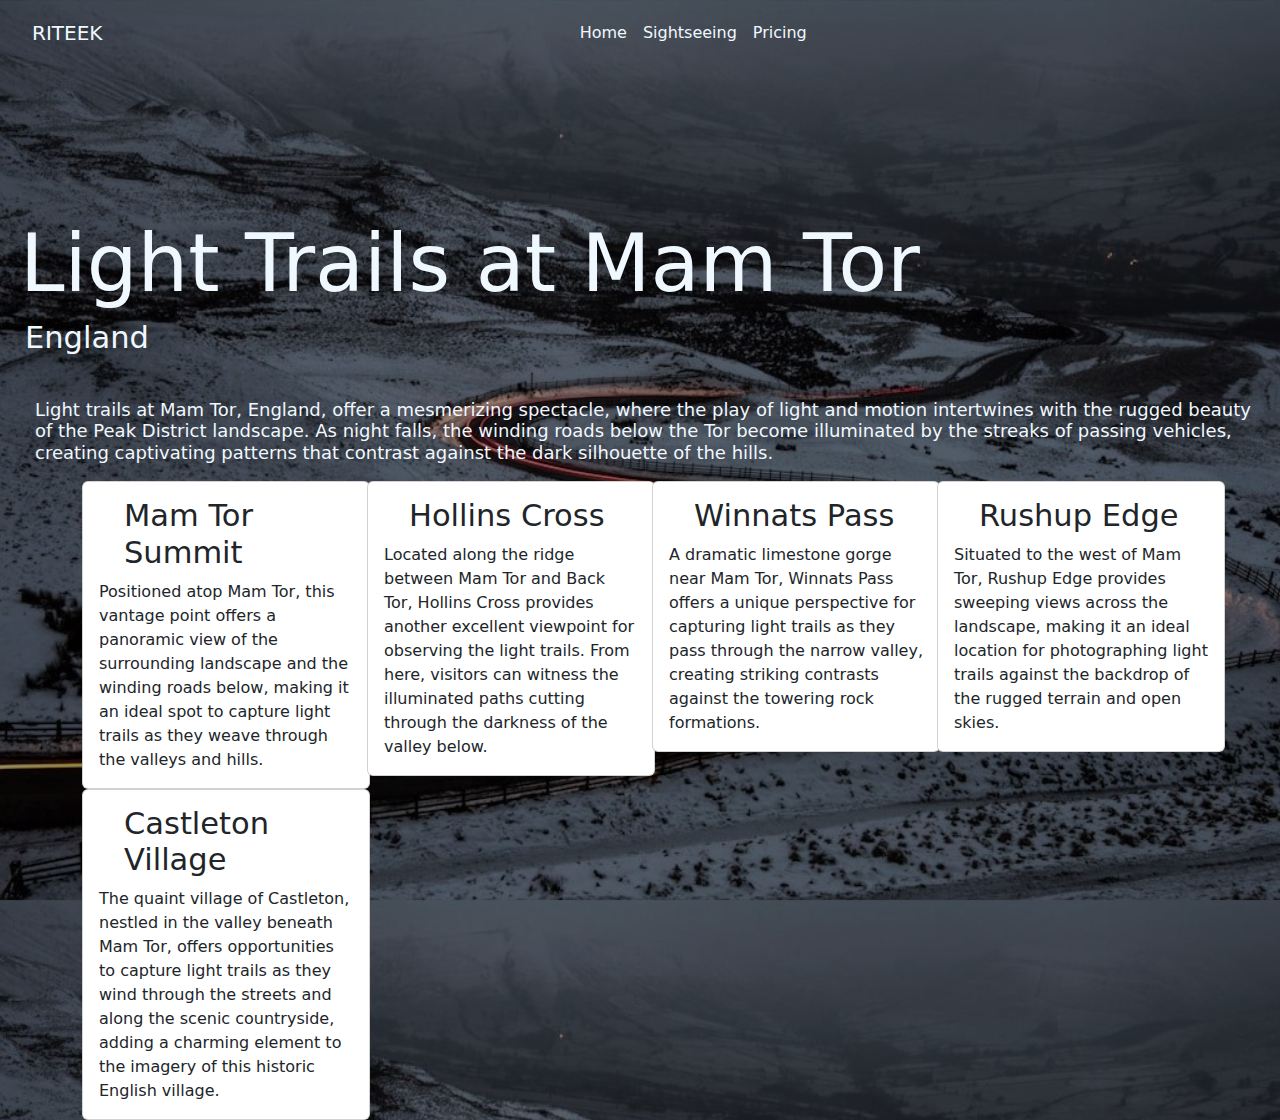
<file: Light Trails,England.html>
<!DOCTYPE html>
<html lang="en">
<head>
    <meta charset="UTF-8">
    <meta name="viewport" content="width=device-width, initial-scale=1.0">
    <link rel="stylesheet" href="https://cdn.jsdelivr.net/npm/bootstrap@5.3.3/dist/css/bootstrap.min.css">
    <link rel="stylesheet" href="Light Trails.css">
    <title>Document</title>
</head>
<body>
<nav class="navbar navbar-expand-lg">
    <div class="container-fluid">
      <a class="navbar-brand" href="#">Riteek</a>
      <button class="navbar-toggler" type="button" data-bs-toggle="collapse" data-bs-target="#navbarNavDropdown" aria-controls="navbarNavDropdown" aria-expanded="false" aria-label="Toggle navigation">
        <span class="navbar-toggler-icon"></span>
      </button>
      <div class="collapse navbar-collapse" id="navbarNavDropdown">
        <ul class="navbar-nav">
          <li class="nav-item">
            <a class="nav-link"  href="index.html">Home</a>
          </li>
          <li class="nav-item">
            <a class="nav-link" href="Sightseeing.html"target="main">Sightseeing</a>
          </li>
          <li class="nav-item">
            <a class="nav-link" href="#">Pricing</a>
          </li>
            
           
        </ul>
      </div>
    </div>
  </nav>

  <!-- <br><br><br> -->
  <h1>Light Trails at Mam Tor</h1>
  <h5>England</h5><br>
  <h3>Light trails at Mam Tor, England, offer a mesmerizing spectacle, where the play of light and motion intertwines with the rugged beauty of the Peak District landscape. As night falls, the winding roads below the Tor become illuminated by the streaks of passing vehicles, creating captivating patterns that contrast against the dark silhouette of the hills.</h3>


  <div class="container">
    <div class="row">
      <div class="col-md-3" mt-2>
        <div class="card" style="width: 18rem;">
          <div class="card-body">
            <h5 class="card-title"> Mam Tor Summit</h5>
            <!-- <h6 class="card-subtitle mb-2 text-body-secondary">Card subtitle</h6> -->
            <p class="card-text">Positioned atop Mam Tor, this vantage point offers a panoramic view of the surrounding landscape and the winding roads below, making it an ideal spot to capture light trails as they weave through the valleys and hills.</p>
            <!-- <a href="#" class="card-link">Card link</a>
            <a href="#" class="card-link">Another link</a> -->
          </div>
        </div>
      </div>

      <div class="col-md-3" mt-2>
        <div class="card" style="width: 18rem;">
          <div class="card-body">
            <h5 class="card-title"> Hollins Cross</h5>
            <!-- <h6 class="card-subtitle mb-2 text-body-secondary">Card subtitle</h6> -->
            <p class="card-text">Located along the ridge between Mam Tor and Back Tor, Hollins Cross provides another excellent viewpoint for observing the light trails. From here, visitors can witness the illuminated paths cutting through the darkness of the valley below.</p>
            <!-- <a href="#" class="card-link">Card link</a>
            <a href="#" class="card-link">Another link</a> -->
          </div>
        </div>
      </div>

      <div class="col-md-3" mt-2>
        <div class="card" style="width: 18rem;">
          <div class="card-body">
            <h5 class="card-title"> Winnats Pass</h5>
            <!-- <h6 class="card-subtitle mb-2 text-body-secondary">Card subtitle</h6> -->
            <p class="card-text">A dramatic limestone gorge near Mam Tor, Winnats Pass offers a unique perspective for capturing light trails as they pass through the narrow valley, creating striking contrasts against the towering rock formations.</p>
            <!-- <a href="#" class="card-link">Card link</a>
            <a href="#" class="card-link">Another link</a> -->
          </div>
        </div>
      </div>

      <div class="col-md-3" mt-2>
        <div class="card" style="width: 18rem;">
          <div class="card-body">
            <h5 class="card-title"> Rushup Edge</h5>
            <!-- <h6 class="card-subtitle mb-2 text-body-secondary">Card subtitle</h6> -->
            <p class="card-text"> Situated to the west of Mam Tor, Rushup Edge provides sweeping views across the landscape, making it an ideal location for photographing light trails against the backdrop of the rugged terrain and open skies.</p>
            <!-- <a href="#" class="card-link">Card link</a>
            <a href="#" class="card-link">Another link</a> -->
          </div>
        </div>
      </div>

      <div class="col-md-3" mt-3>
        <div class="card" style="width: 18rem;">
          <div class="card-body">
            <h5 class="card-title"> Castleton Village</h5>
            <!-- <h6 class="card-subtitle mb-2 text-body-secondary">Card subtitle</h6> -->
            <p class="card-text">The quaint village of Castleton, nestled in the valley beneath Mam Tor, offers opportunities to capture light trails as they wind through the streets and along the scenic countryside, adding a charming element to the imagery of this historic English village.</p>
            <!-- <a href="#" class="card-link">Card link</a>
            <a href="#" class="card-link">Another link</a> -->
          </div>
        </div>
      </div>

 
    </div>
</div>

</body>
</html>
</file>
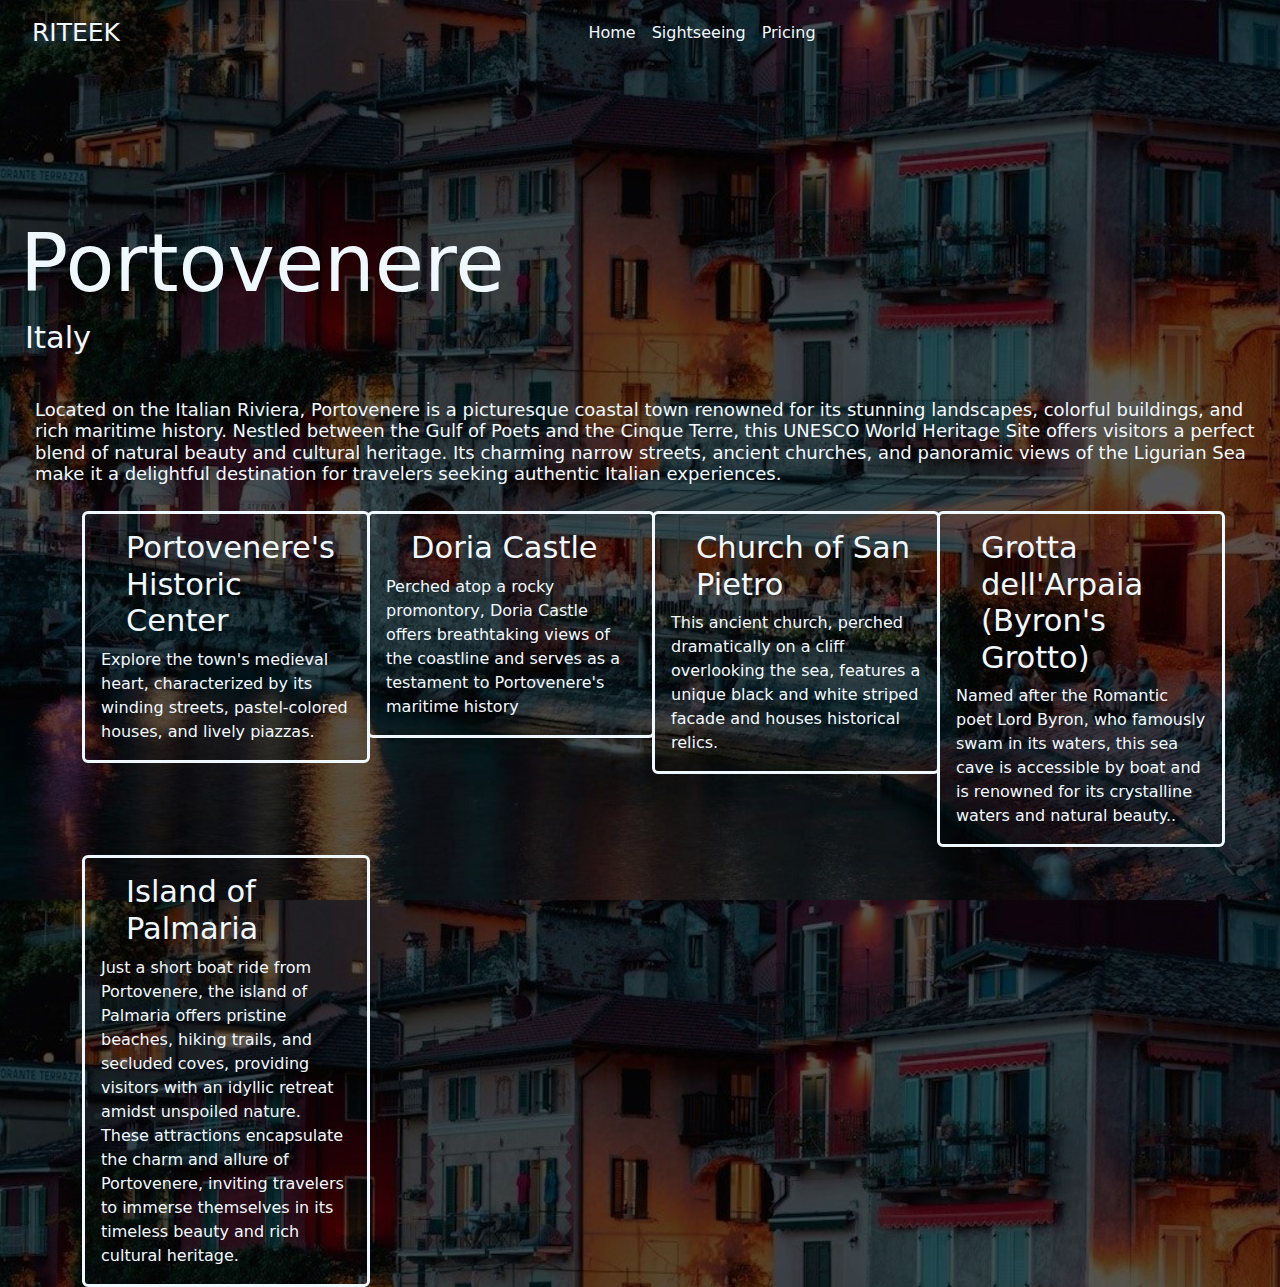
<file: Portovenere.html>
<!DOCTYPE html>
<html lang="en">
<head>
    <meta charset="UTF-8">
    <meta name="viewport" content="width=device-width, initial-scale=1.0">
    <link rel="stylesheet" href="https://cdn.jsdelivr.net/npm/bootstrap@5.3.3/dist/css/bootstrap.min.css">
    <link rel="stylesheet" href="Portovenere.css">
    <title>Document</title>
</head>
<body>

    <nav class="navbar navbar-expand-lg">
        <div class="container-fluid">
          <a class="navbar-brand" href="#">Riteek</a>
          <button class="navbar-toggler" type="button" data-bs-toggle="collapse" data-bs-target="#navbarNavDropdown" aria-controls="navbarNavDropdown" aria-expanded="false" aria-label="Toggle navigation">
            <span class="navbar-toggler-icon"></span>
          </button>
          <div class="collapse navbar-collapse" id="navbarNavDropdown">
            <ul class="navbar-nav">
              <li class="nav-item">
                <a class="nav-link"  href="index.html">Home</a>
              </li>
              <li class="nav-item">
                <a class="nav-link" href="Sightseeing.html"target="main">Sightseeing</a>
              </li>
              <li class="nav-item">
                <a class="nav-link" href="#">Pricing</a>
              </li>
                
               
            </ul>
          </div>
        </div>
      </nav>

      <!-- <br><br><br> -->
      <h1>Portovenere</h1>
      <h5>Italy</h5><br>
      <h3>Located on the Italian Riviera, Portovenere is a picturesque coastal town renowned for its stunning landscapes, colorful buildings, and rich maritime history. Nestled between the Gulf of Poets and the Cinque Terre, this UNESCO World Heritage Site offers visitors a perfect blend of natural beauty and cultural heritage. Its charming narrow streets, ancient churches, and panoramic views of the Ligurian Sea make it a delightful destination for travelers seeking authentic Italian experiences.</h3>


      <!-- Another cards to visit -->
      <div class="container">
      <div class="row">
      <div class="col-md-3 mt-2">
        <div class="card" style="width: 18rem;">
          <div class="card-body">
            <h5 class="card-title"> Portovenere's Historic Center</h5>
            <!-- <h6 class="card-subtitle mb-2 text-body-secondary">Card subtitle</h6> -->
            <p class="card-text">Explore the town's medieval heart, characterized by its winding streets, pastel-colored houses, and lively piazzas.</p>
            <!-- <a href="#" class="card-link">Card link</a>
            <a href="#" class="card-link">Another link</a> -->
          </div>
        </div>
      </div>

          <div class="col-md-3 mt-2">
            <div class="card" style="width: 18rem;">
              <div class="card-body">
                <h5 class="card-title">Doria Castle</h5>
                <!-- <h6 class="card-subtitle mb-2 text-body-secondary">Card subtitle</h6> -->
                <p class="card-text">Perched atop a rocky promontory, Doria Castle offers breathtaking views of the coastline and serves as a testament to Portovenere's maritime history</p>
                <!-- <a href="#" class="card-link">Card link</a>
                <a href="#" class="card-link">Another link</a> -->
              </div>
            </div>
          </div>

          <div class="col-md-3 mt-2">
            <div class="card" style="width: 18rem;">
              <div class="card-body">
                <h5 class="card-title">Church of San Pietro</h5>
                <!-- <h6 class="card-subtitle mb-2 text-body-secondary">Card subtitle</h6> -->
                <p class="card-text">This ancient church, perched dramatically on a cliff overlooking the sea, features a unique black and white striped facade and houses historical relics.</p>
                <!-- <a href="#" class="card-link">Card link</a>
                <a href="#" class="card-link">Another link</a> -->
              </div>
            </div>
          </div>

          <div class="col-md-3 mt-2">
            <div class="card" style="width: 18rem;">
              <div class="card-body">
                <h5 class="card-title">Grotta dell'Arpaia (Byron's Grotto)</h5>
                <!-- <h6 class="card-subtitle mb-2 text-body-secondary">Card subtitle</h6> -->
                <p class="card-text">Named after the Romantic poet Lord Byron, who famously swam in its waters, this sea cave is accessible by boat and is renowned for its crystalline waters and natural beauty..</p>
                <!-- <a href="#" class="card-link">Card link</a>
                <a href="#" class="card-link">Another link</a> -->
              </div>
            </div>
          </div>

          <div class="col-md-3 mt-2 ">
            <div class="card" style="width: 18rem;">
              <div class="card-body">
                <h5 class="card-title">Island of Palmaria</h5>
                <!-- <h6 class="card-subtitle mb-2 text-body-secondary">Card subtitle</h6> -->
                <p class="card-text">Just a short boat ride from Portovenere, the island of Palmaria offers pristine beaches, hiking trails, and secluded coves, providing visitors with an idyllic retreat amidst unspoiled nature. These attractions encapsulate the charm and allure of Portovenere, inviting travelers to immerse themselves in its timeless beauty and rich cultural heritage.</p>
                <!-- <a href="#" class="card-link">Card link</a>
                <a href="#" class="card-link">Another link</a> -->
              </div>
            </div>
          </div>

      </div>
      </div>
    



</body>
</html>
</file>
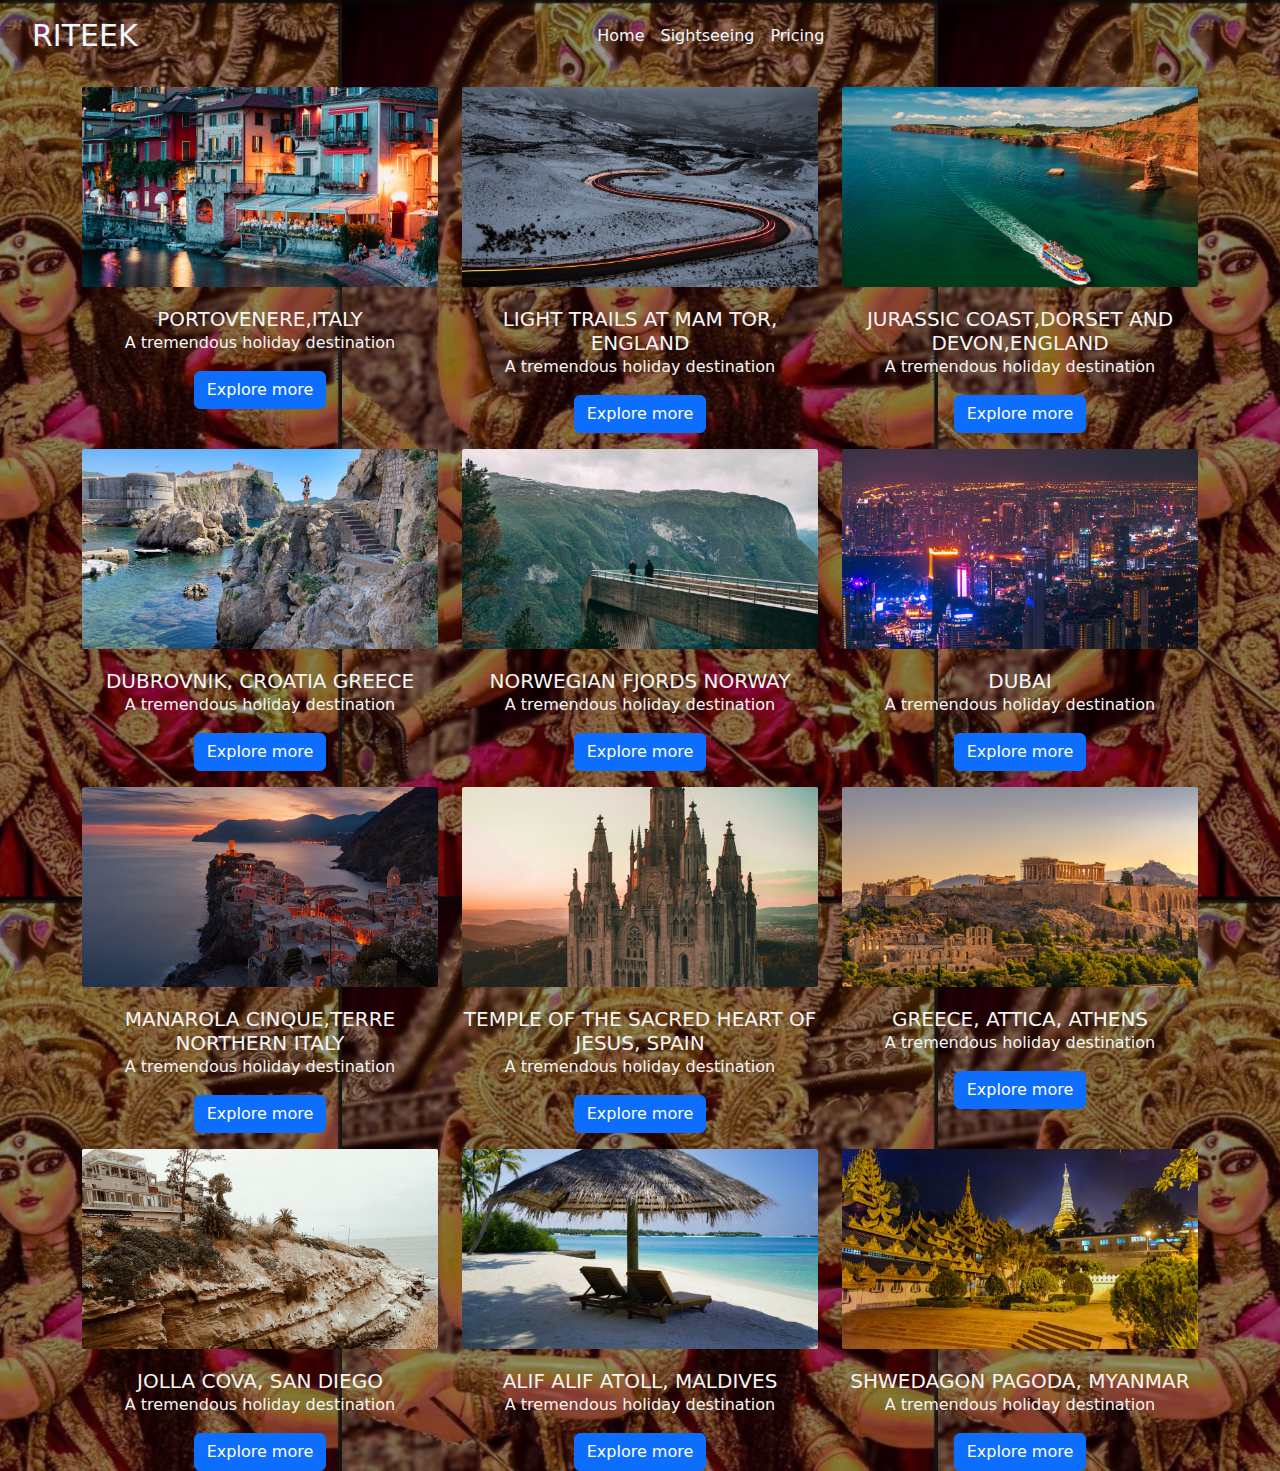
<file: Sightseeing.html>
<!DOCTYPE html>
<html lang="en">
<head>
    <meta charset="UTF-8">
    <meta name="viewport" content="width=device-width, initial-scale=1.0">
    <link rel="stylesheet" href="https://cdn.jsdelivr.net/npm/bootstrap@5.3.3/dist/css/bootstrap.min.css">
    <link rel="stylesheet" href="J.css">
    <title>Document</title>

</head>
<body>
    <nav class="navbar navbar-expand-lg">
        <div class="container-fluid">
          <a class="navbar-brand" href="#">Riteek</a>
          <button class="navbar-toggler" type="button" data-bs-toggle="collapse" data-bs-target="#navbarNavDropdown" aria-controls="navbarNavDropdown" aria-expanded="false" aria-label="Toggle navigation">
            <span class="navbar-toggler-icon"></span>
          </button>
          <div class="collapse navbar-collapse" id="navbarNavDropdown">
            <ul class="navbar-nav">
              <li class="nav-item">
                <a class="nav-link" href="index.html">Home</a>
              </li>
              <li class="nav-item">
                <a class="nav-link" href="Sightseeing.html"target="main">Sightseeing</a>
              </li>
              <li class="nav-item">
                <a class="nav-link" href="#">Pricing</a>
              </li>
                
               
            </ul>
          </div>
        </div>
      </nav>

      <!-- <div class="container">
        <div class="row mt-2">
        <div class="col-md-4">
            <div class="card" style="width: 18rem;">
                <img src="/Portovenere(ITALY).jpg" class="card-img-top" alt="...">
                <div class="card-body">
                    <h5 class="card-title">Portovenere,Italy</h5>
                    <p class="card-text">A tremendous holiday destination</p>
                    <a href="#" class="btn btn-primary">Explore more</a>
                </div>
            </div>
        </div> -->


        <div class="container">
        <div class="row mt-3">
        <div class="col-md-4">
        <img src="/Portovenere(ITALY).jpg" class="card-img-top" alt="...">
                <div class="card-body">
                    <h5 class="card-title">Portovenere,Italy</h5>
                    <p class="card-text">A tremendous holiday destination</p>
                    <a href="Portovenere.html" class="btn btn-primary">Explore more</a>
                </div>
            </div>

        <div class="col-md-4" mt-3>
          <img src="/Light_trails(Mam_Tor).jpg" class="card-img-top" alt="...">
                  <div class="card-body">
                      <h5 class="card-title">Light Trails at Mam Tor, England</h5>
                      <p class="card-text">A tremendous holiday destination</p>
                      <a href="Light Trails,England.html" class="btn btn-primary">Explore more</a>
                  </div>
                </div>
                  

                  <div class="col-md-4" mt-3>
                    <img src="/Jurassic Coast,England.jpg" class="card-img-top" alt="...">
                            <div class="card-body">
                                <h5 class="card-title">Jurassic Coast,Dorset and Devon,England</h5>
                                <p class="card-text">A tremendous holiday destination</p>
                                <a href="Jurassic Coast.html" class="btn btn-primary">Explore more</a>
                            </div>
                          </div>

                          <div class="container">
                          <div class="row mt-3">
                          <div class="col-md-4" mt-3>
                            <img src="/Greece.jpg" class="card-img-top" alt="...">
                                    <div class="card-body">
                                        <h5 class="card-title">Dubrovnik, Croatia Greece</h5>
                                        <p class="card-text">A tremendous holiday destination</p>
                                        <a href="Dubrovnik,Greece.html" class="btn btn-primary">Explore more</a>
                                    </div>
                                  </div>
                                  <div class="col-md-4" mt-3>
                                    <img src="/norway.jpg" class="card-img-top" alt="...">
                                            <div class="card-body">
                                                <h5 class="card-title">Norwegian fjords Norway</h5>
                                                <p class="card-text">A tremendous holiday destination</p>
                                                <a href="Norwegian fjords.html" class="btn btn-primary">Explore more</a>
                                            </div>
                                          </div>

                          <div class="col-md-4" mt-3>
                            <img src="/Dubai.jpg" class="card-img-top" alt="...">
                                    <div class="card-body">
                                         <h5 class="card-title">Dubai</h5>
                                         <p class="card-text">A tremendous holiday destination</p>
                                          <a href="Dubai.html" class="btn btn-primary">Explore more</a>
                                      </div>
                                    </div>
                                     <div class="container">
                                     <div class="row mt-3">
                                     <div class="col-md-4">
                                      <img src="/Italy.jpg" class="card-img-top" alt="...">
                                              <div class="card-body">
                                                  <h5 class="card-title">Manarola Cinque,Terre Northern Italy</h5>
                                                  <p class="card-text">A tremendous holiday destination</p>
                                                  <a href="Northern italy.html" class="btn btn-primary">Explore more</a>
                                              </div>
                                            </div>
                                            
                          <div class="col-md-4" mt-3>
                          <img src="/spain.jpg" class="card-img-top" alt="...">
                          <div class="card-body">
                                <h5 class="card-title">Temple of the Sacred Heart of Jesus, Spain</h5>
                                <p class="card-text">A tremendous holiday destination</p>
                                <a href="Temple of the Sacred Heart of Jesus.html" class="btn btn-primary">Explore more</a>
                              </div>
                            </div>
                                                              
                                            
                            <div class="col-md-4" mt-3>
                              <img src="/athens greece.jpg" class="card-img-top" alt="...">
                                      <div class="card-body">
                                           <h5 class="card-title">Greece, Attica, Athens</h5>
                                           <p class="card-text">A tremendous holiday destination</p>
                                           <a href="Greece, Attica, Athens.html" class="btn btn-primary">Explore more</a>
                                      </div>
                                    </div>
                                            
                                    <div class="container">
                                      <div class="row mt-3">
                                      <div class="col-md-4" mt-3>
                                        <img src="/San diego.jpg" class="card-img-top" alt="...">
                                                <div class="card-body">
                                                    <h5 class="card-title">Jolla Cova, San Diego</h5>
                                                    <p class="card-text">A tremendous holiday destination</p>
                                                    <a href="Jolla Cova.html" class="btn btn-primary">Explore more</a>
                                                </div>
                                              </div>
            
                                              <div class="col-md-4" mt-3>
                                                <img src="/yyy.jpg" class="card-img-top" alt="...">
                                                        <div class="card-body">
                                                            <h5 class="card-title">Alif Alif Atoll, Maldives</h5>
                                                            <p class="card-text">A tremendous holiday destination</p>
                                                            <a href="Alif Alif Atoll, Maldives.html" class="btn btn-primary">Explore more</a>
                                                        </div>
                                                      </div>
            
                                                      <div class="col-md-4" mt-3>
                                                        <img src="/myanmar.jpg" class="card-img-top" alt="...">
                                                                <div class="card-body">
                                                                    <h5 class="card-title"> Shwedagon Pagoda, Myanmar</h5>
                                                                    <p class="card-text">A tremendous holiday destination</p>
                                                                    <a href="Shwedagon Pagoda, Myanmar.html" class="btn btn-primary">Explore more</a>
                                                                </div>
                                                              </div>                                           
                                          
                                          

        

        
</body>
</html>
</file>
<file: Light Trails.css>
.navbar{
    background-color:none;

}


.navbar-brand{
    color: aliceblue;
    padding-left: 20px;
    text-transform: uppercase;
}





/* for bg image*/
body{
    background-image: url("Light_trails\(Mam_Tor\)bg.jpg");
    height: 100vh;
    width: 100%;
    background-size: cover;
    background-position: center;    
    background-repeat: no repeat ;
    /* transition:ease-in-out; */
}
*{
    margin: 0%;
    padding: 0%;
}

/*For Navigation bar to get white color*/
.nav-link{
    color: aliceblue;
    transition: ease-in-out 0.30s; 
}
ul li a:nav-link{
    color: aliceblue;
}

.nav-link:hover{
    color:white;
    scale: 1.2;
    text-decoration:overline;
}

.navbar-brand:hover{
    color: white;
   
}

/* for placing nav contents to center*/
.navbar-nav{
    display: flex;
    margin: auto;
    padding: 5px;
}

/*tag selector

Light Trails*/
h1{
    color: aliceblue;
    /* margin: 75px; */
    margin-top: 150px;
    margin-left: 20px;
    font-size: 80px;

}

/*England*/

h5{
    color: aliceblue;
    /* margin: 75px;
    padding: 2px; */
    margin-left: 25px;
    font-size: 30.5px;
}
/*Inside context css*/

h3{
    color: aliceblue;
    /* margin-top: 2px; */
    font-size:large;
    margin-left: 25px;
    text-align: left;
    padding: 10px;
}
</file>
<file: Portovenere.css>
.navbar{
    background-color:none;

}


.navbar-brand{
    color: aliceblue;
    padding-left: 20px;
    text-transform: uppercase;
    font-size: 25px;
}





/* for bg image*/
body{
    background-image: url("Portovenere\(ITALY\)bg.jpg");
    height: 100vh;
    width: 100%;
    background-size: cover;
    background-position: center;    
    background-repeat: no repeat ;
    /* transition:ease-in-out; */
}
*{
    margin: 0%;
    padding: 0%;

   
}

/*For Navigation bar to get white color*/
.nav-link{
    color: aliceblue;
    transition: ease-in-out 0.30s; 
}
ul li a:nav-link{
    color: aliceblue;
}

.nav-link:hover{
    color:white;
    scale: 1.2;
    text-decoration:overline;
}

.navbar-brand:hover{
    color: white;
   
}

/* for placing nav contents to center*/
.navbar-nav{
    display: flex;
    margin: auto;
    padding: 5px;
}

/*tag selector

Portovenere*/
h1{
    color: aliceblue;
    /* margin: 75px; */
    margin-top: 150px;
    margin-left: 20px;
    font-size: 80px;

}

/*Italy*/

h5{
    color: aliceblue;
    /* margin: 75px;
    padding: 2px; */
    margin-left: 25px;
    font-size: 30.5px;
}
/*Inside context css*/

h3{
    color: aliceblue;
    /* margin-top: 2px; */
    font-size:large;
    margin-left: 25px;
    text-align: left;
    padding: 10px;
}


/* Css for card designing  */

.card{
   background: none ;
   color:white;
    /* opacity: 0.4; */
     border:solid;
    color:aliceblue;
    /* text-decoration: dashed; */
}
 
/* .card body{
    /* border:solid;
    color:aliceblue */
</file>
<file: J.css>
.navbar{
    background-color:none;

}
/* 
RITEEK */
.navbar-brand{
    color: aliceblue;
    padding-left: 20px;
    text-transform: uppercase;
    font-size: 30px;
}




.navbar-brand:hover{
    color:aliceblue;
    text-decoration: overline;
}

body{
    background-image: url("Dura\ Maa.jpg");
    height: 100vh;
    width: 100%;
    background-size:contain;
    background-position: center;  
    background-repeat: no repeat ;
    /* background: no-repeat; */
}
*{
    margin: 0%;
    padding: 0%;
   
}

.card{
    height: 50vh;
    width: 50%;
    border-width:1px;
    margin: 250px 30px;
    background: none; 
    border-radius: 5px;

}
 .card-body{
    color: whitesmoke;
    font-size: medium;
}



.card1{
    /* height: 50vh;
    width: 50%; */
    border-width:1px;
    margin: 250px 30px;
    background: none;


}
 .card-body{
    color: whitesmoke;
    font-size: medium;
    
}



.card{
    /* height: 50vh;
    width: 50%; */
    border-width:1px;
    margin: 250px 30px;
    background: none;


}
 .card-body{
    color: whitesmoke;
    font-size: medium;

}
.card-img-top{
    height: 200px;
    object-fit: cover;
}


.card-img-top{
    height: 200px;
    object-fit: cover;
}

.card-img-top{
    height: 200px;
    object-fit: cover;

}

ul li a nav-link active{
    color: aliceblue;
}

/* .card-title{
    text-align: center;
}
.card-text{
    text-align: center;
} */

.col-md-4{
    text-align: center;
    /* padding: 10px; */
}

.nav-link{
    color: aliceblue;
    transition: ease-in-out 0.30s; 
}
ul li a:nav-link{
    color: aliceblue;
}

.nav-link:hover{
    color:white;
    scale: 1.2;
    text-decoration:overline;
}

.navbar-brand:hover{
    color: white;
   
}
.card-img-top{
    border-radius: 2px;
}

/* for placing nav contents to center*/
.navbar-nav{
    display: flex;
    margin: auto;
    /* padding: 5px; */
    justify-content: center;
}


/* Front page details 

WELCOME TO */
h4{
    display: flex;
    margin-top: 200px;
    /* padding: 5px; */
    justify-content: center;
    color: aliceblue;
    text-transform:uppercase;
    font-size:40px;
}

h1{
    display: flex;
    margin-top: 50px;
    /* padding: 5px; */
    justify-content: center;
    color: aliceblue;
    text-transform:uppercase;
    font-size:100px;
    font-style:oblique;
}

h5{
    display: flex;
    margin-top:20px;
    justify-content:center; 
    color: aliceblue;
    text-transform: uppercase;
    padding:0px;
    
}
</file>
